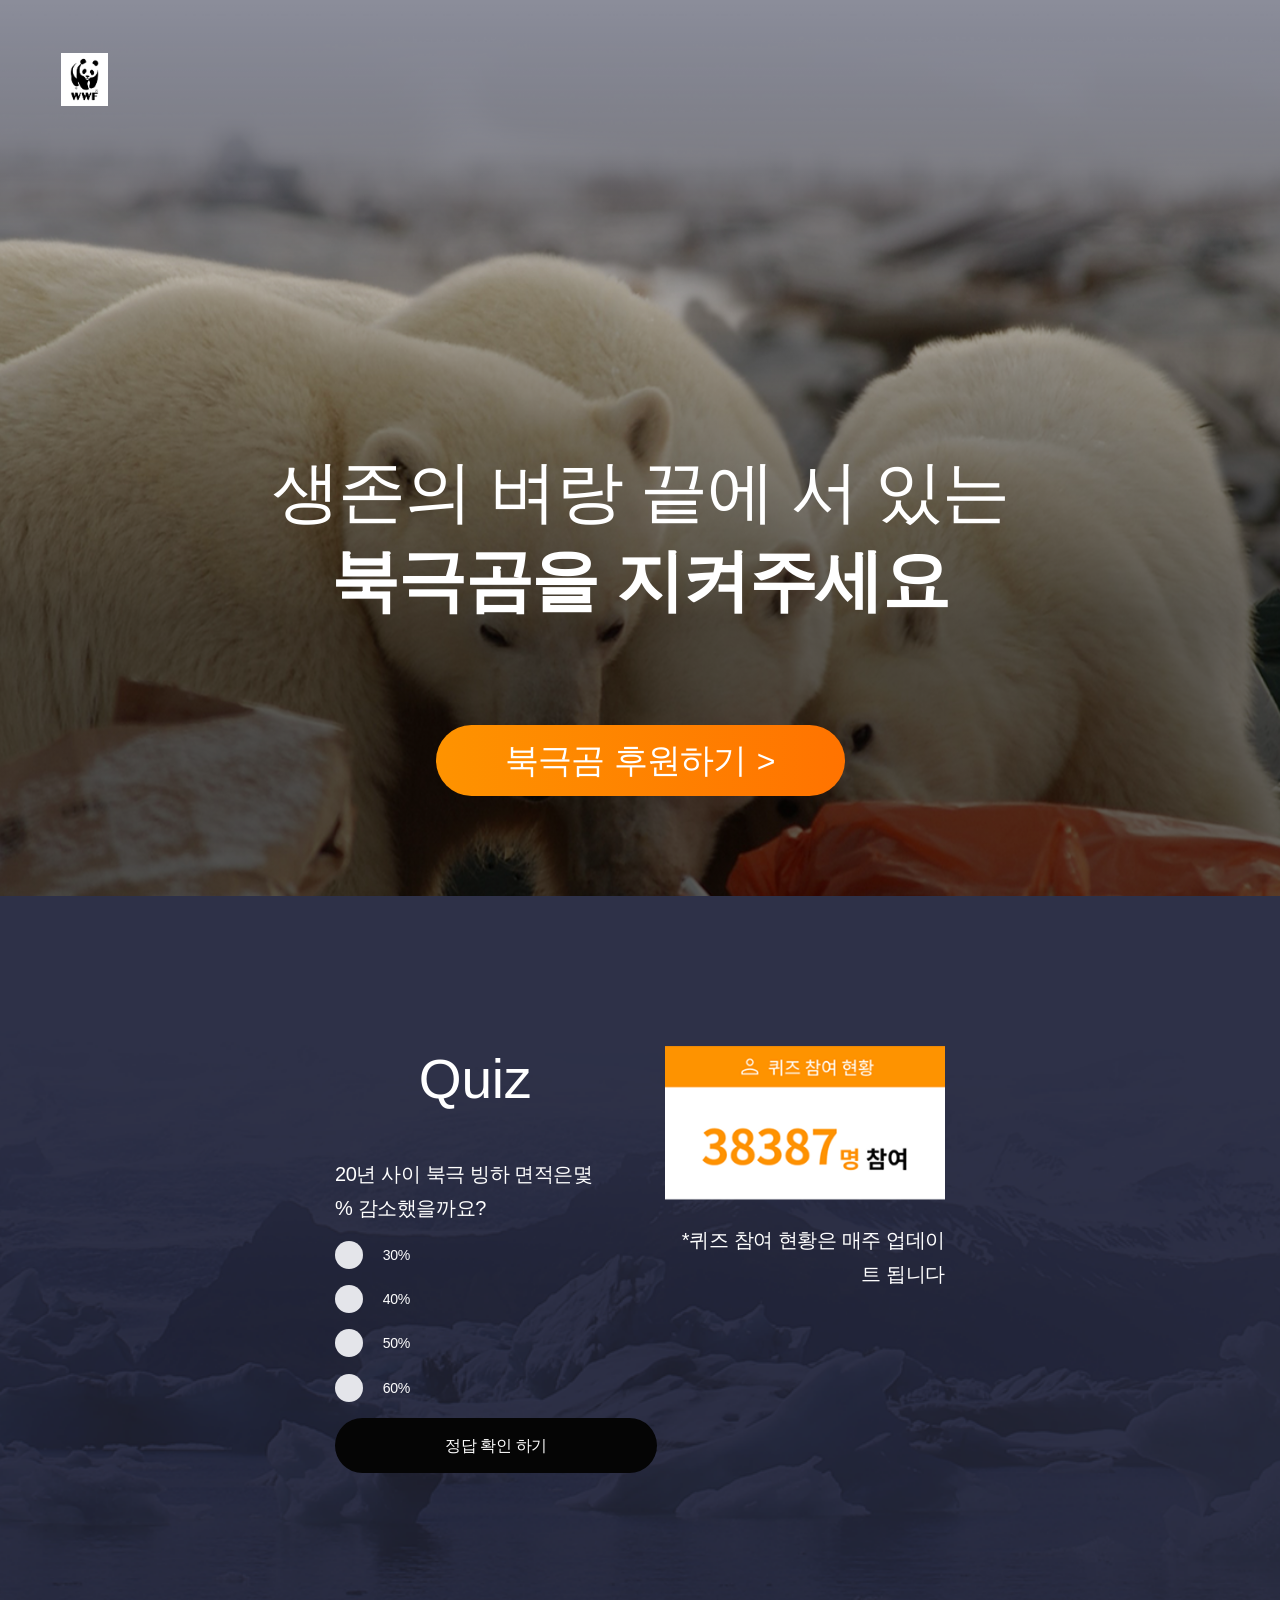
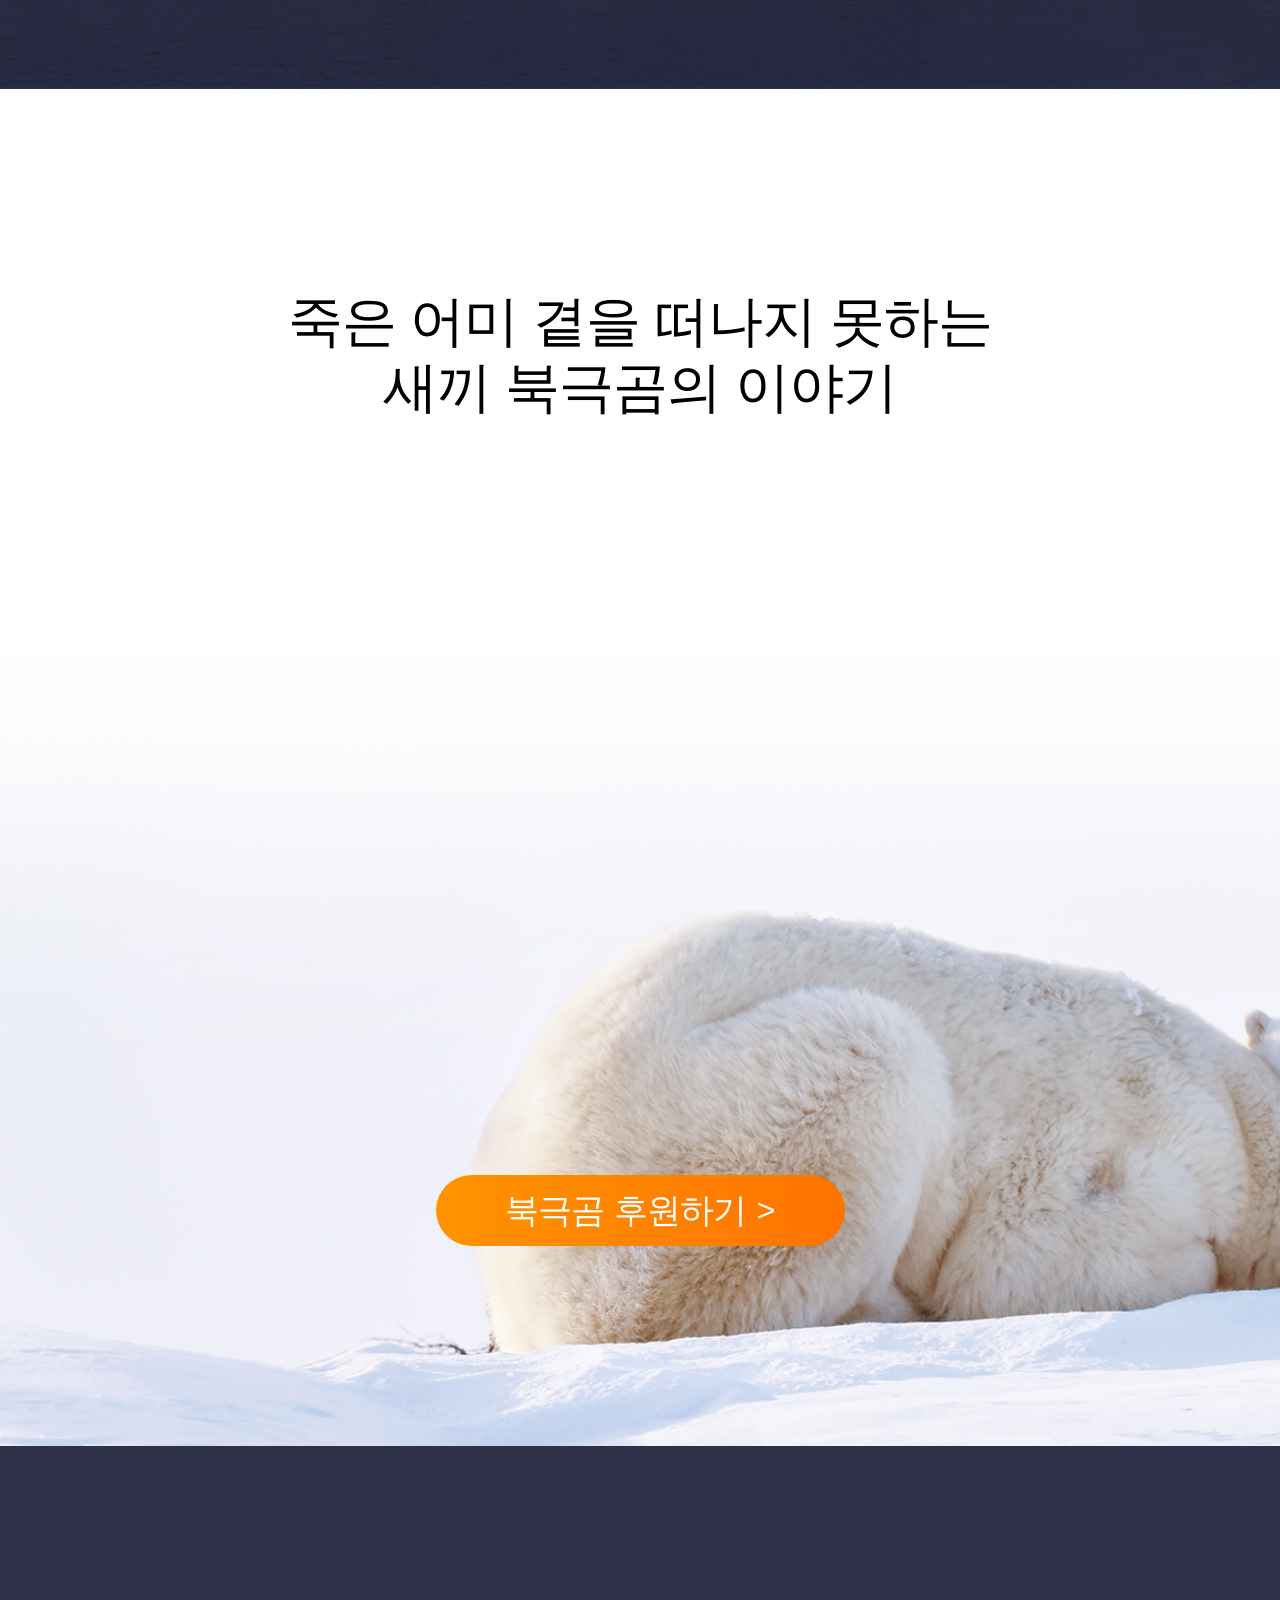
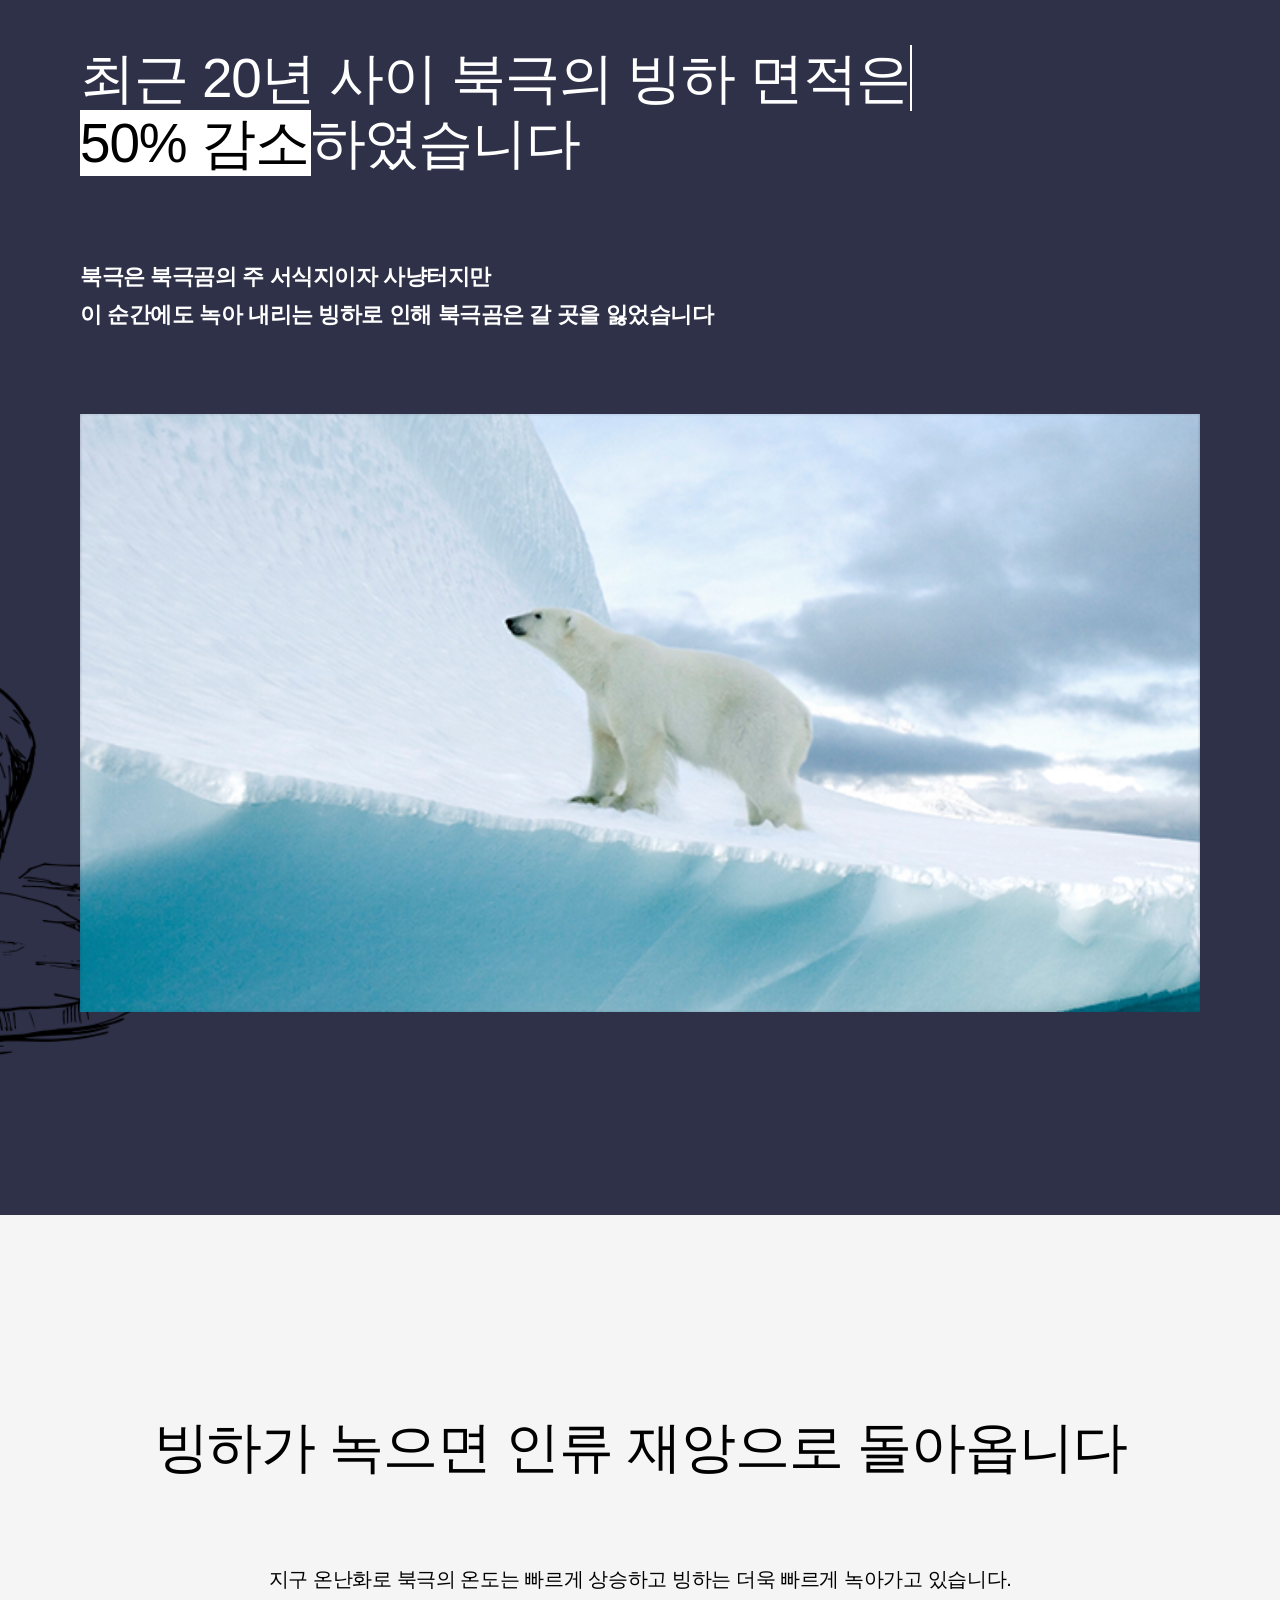
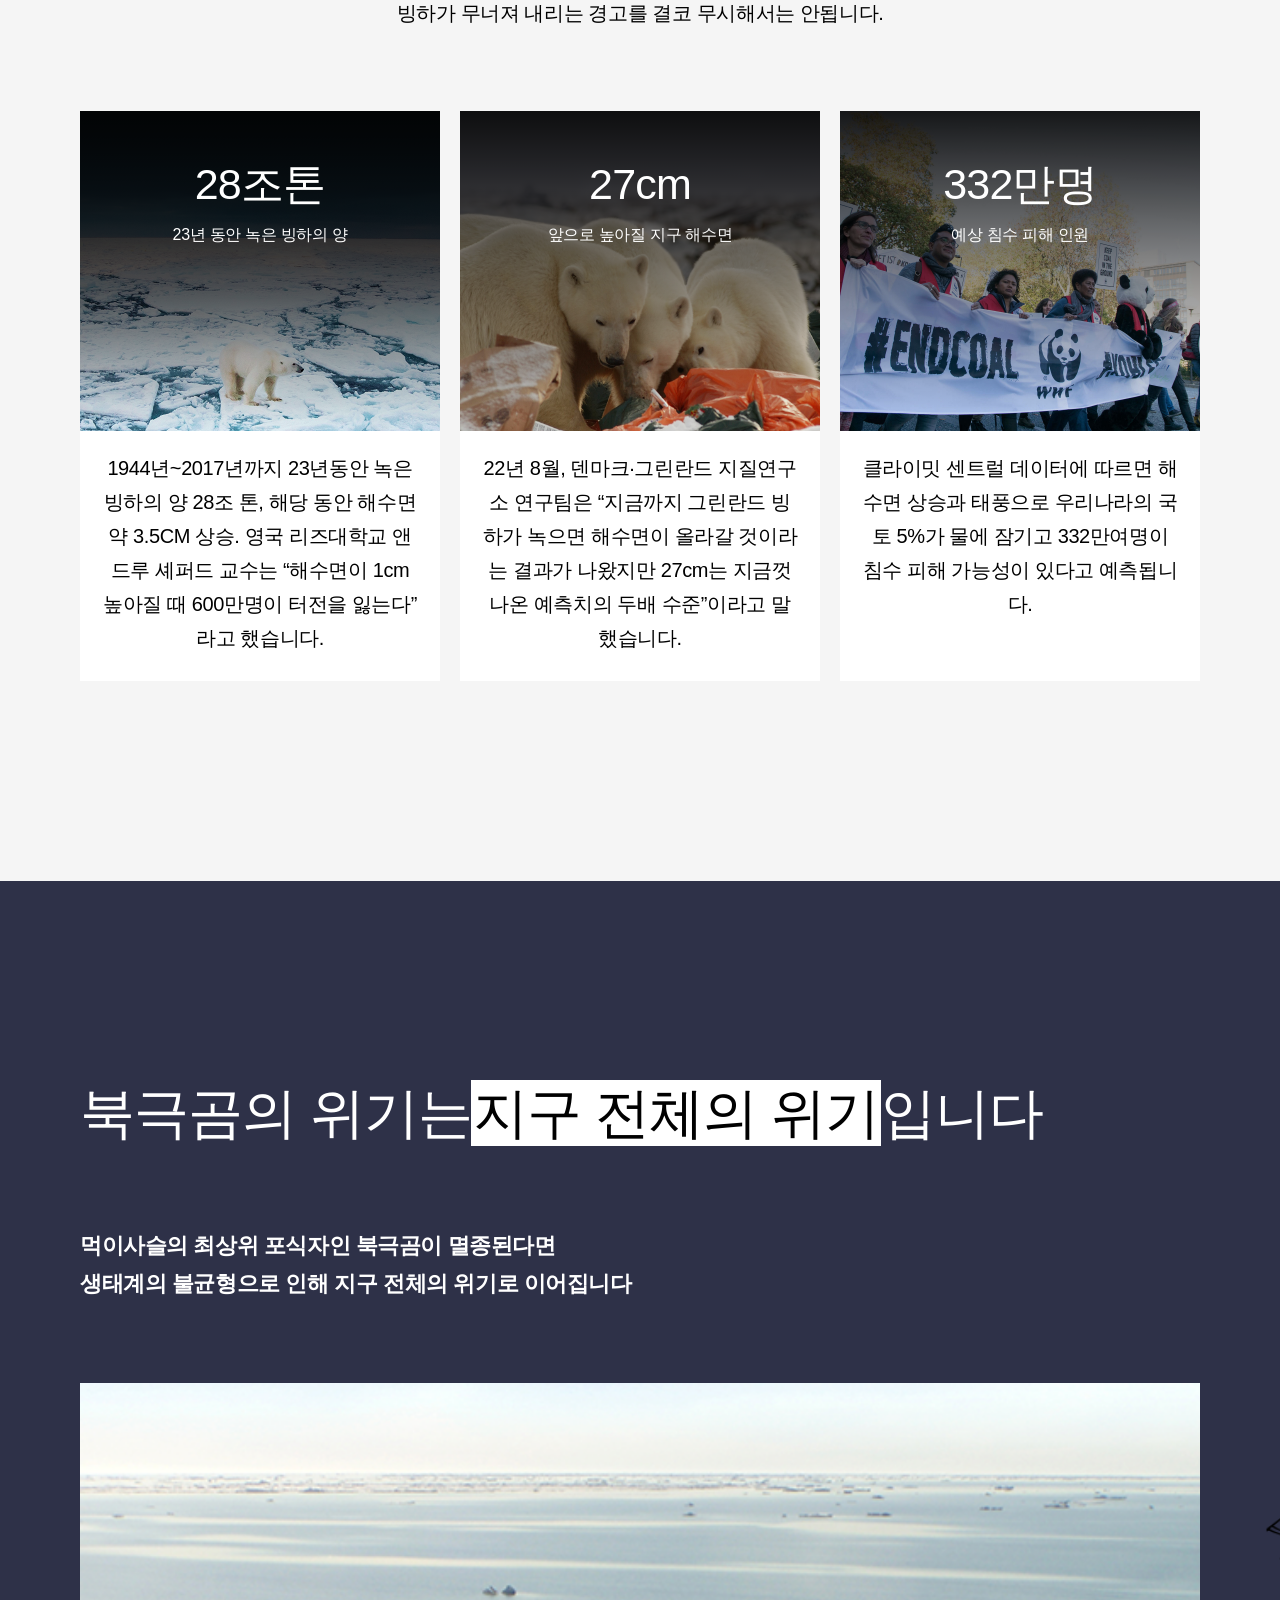
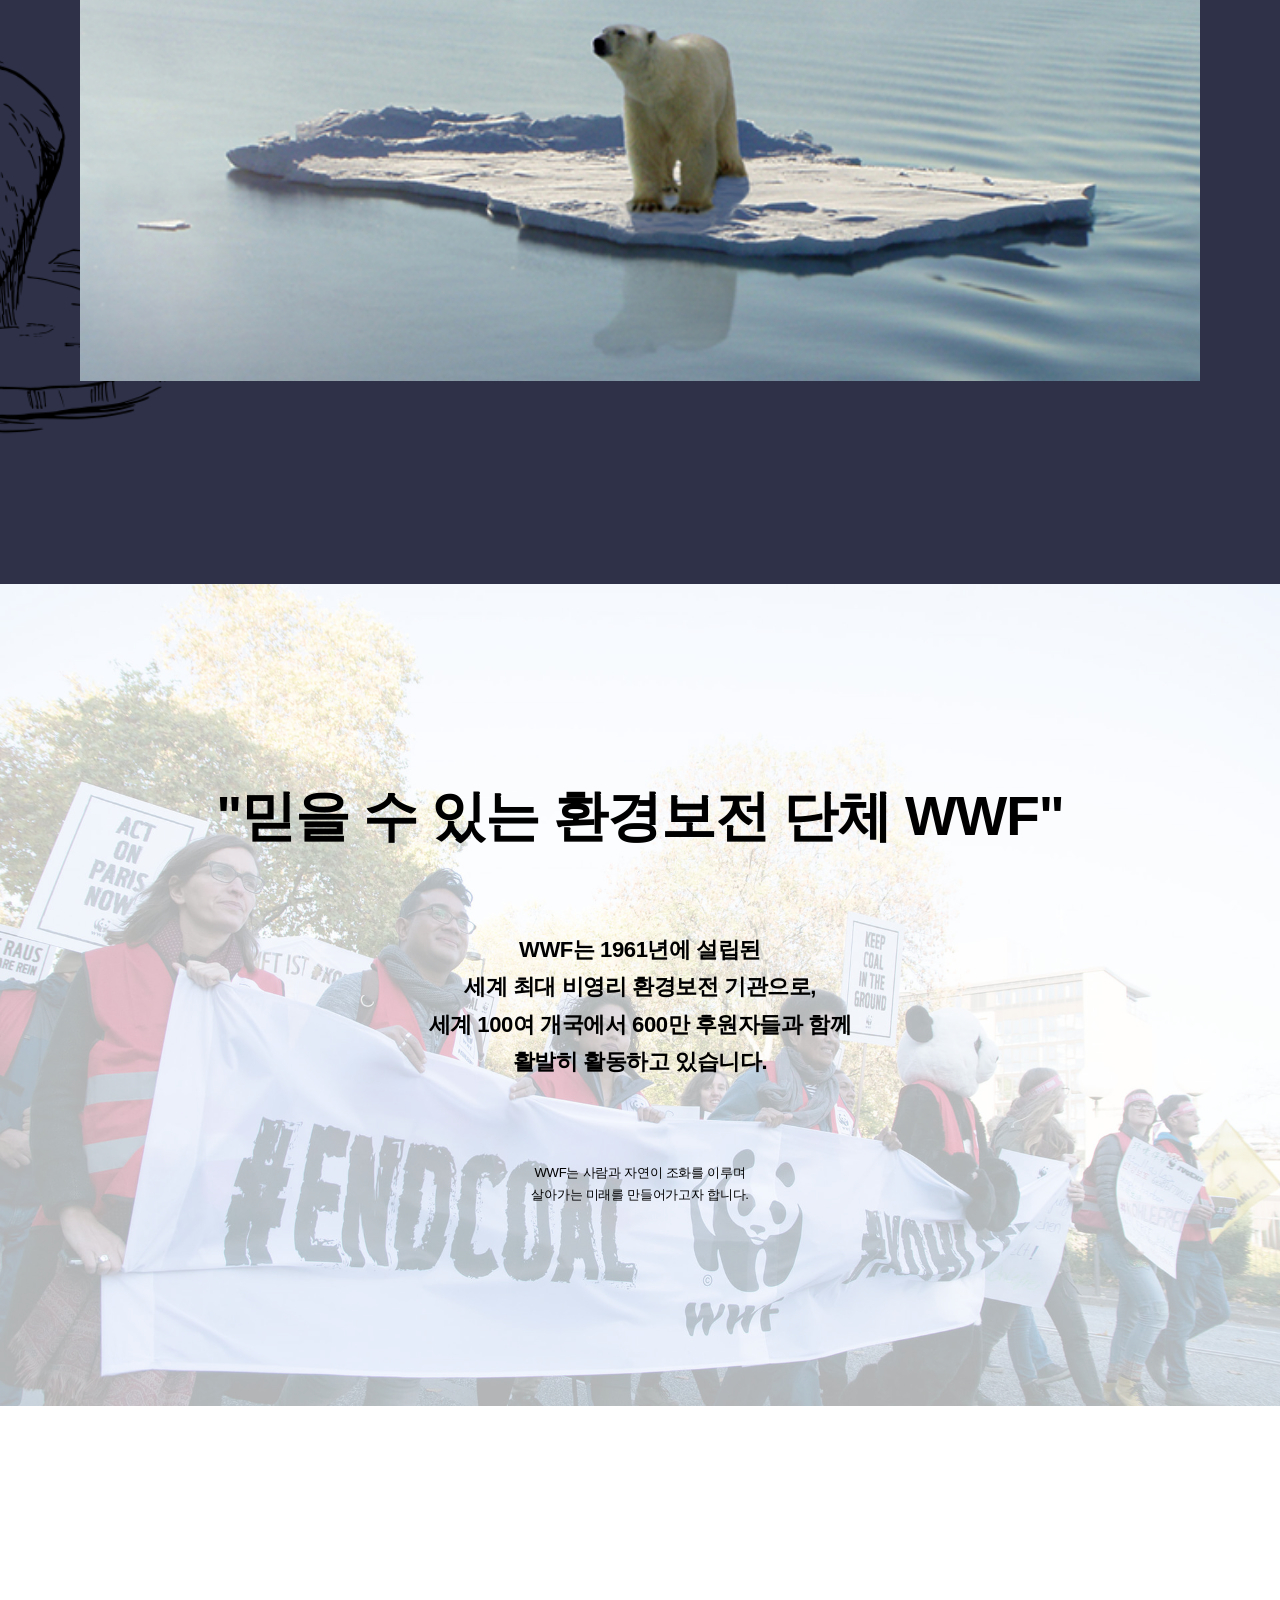
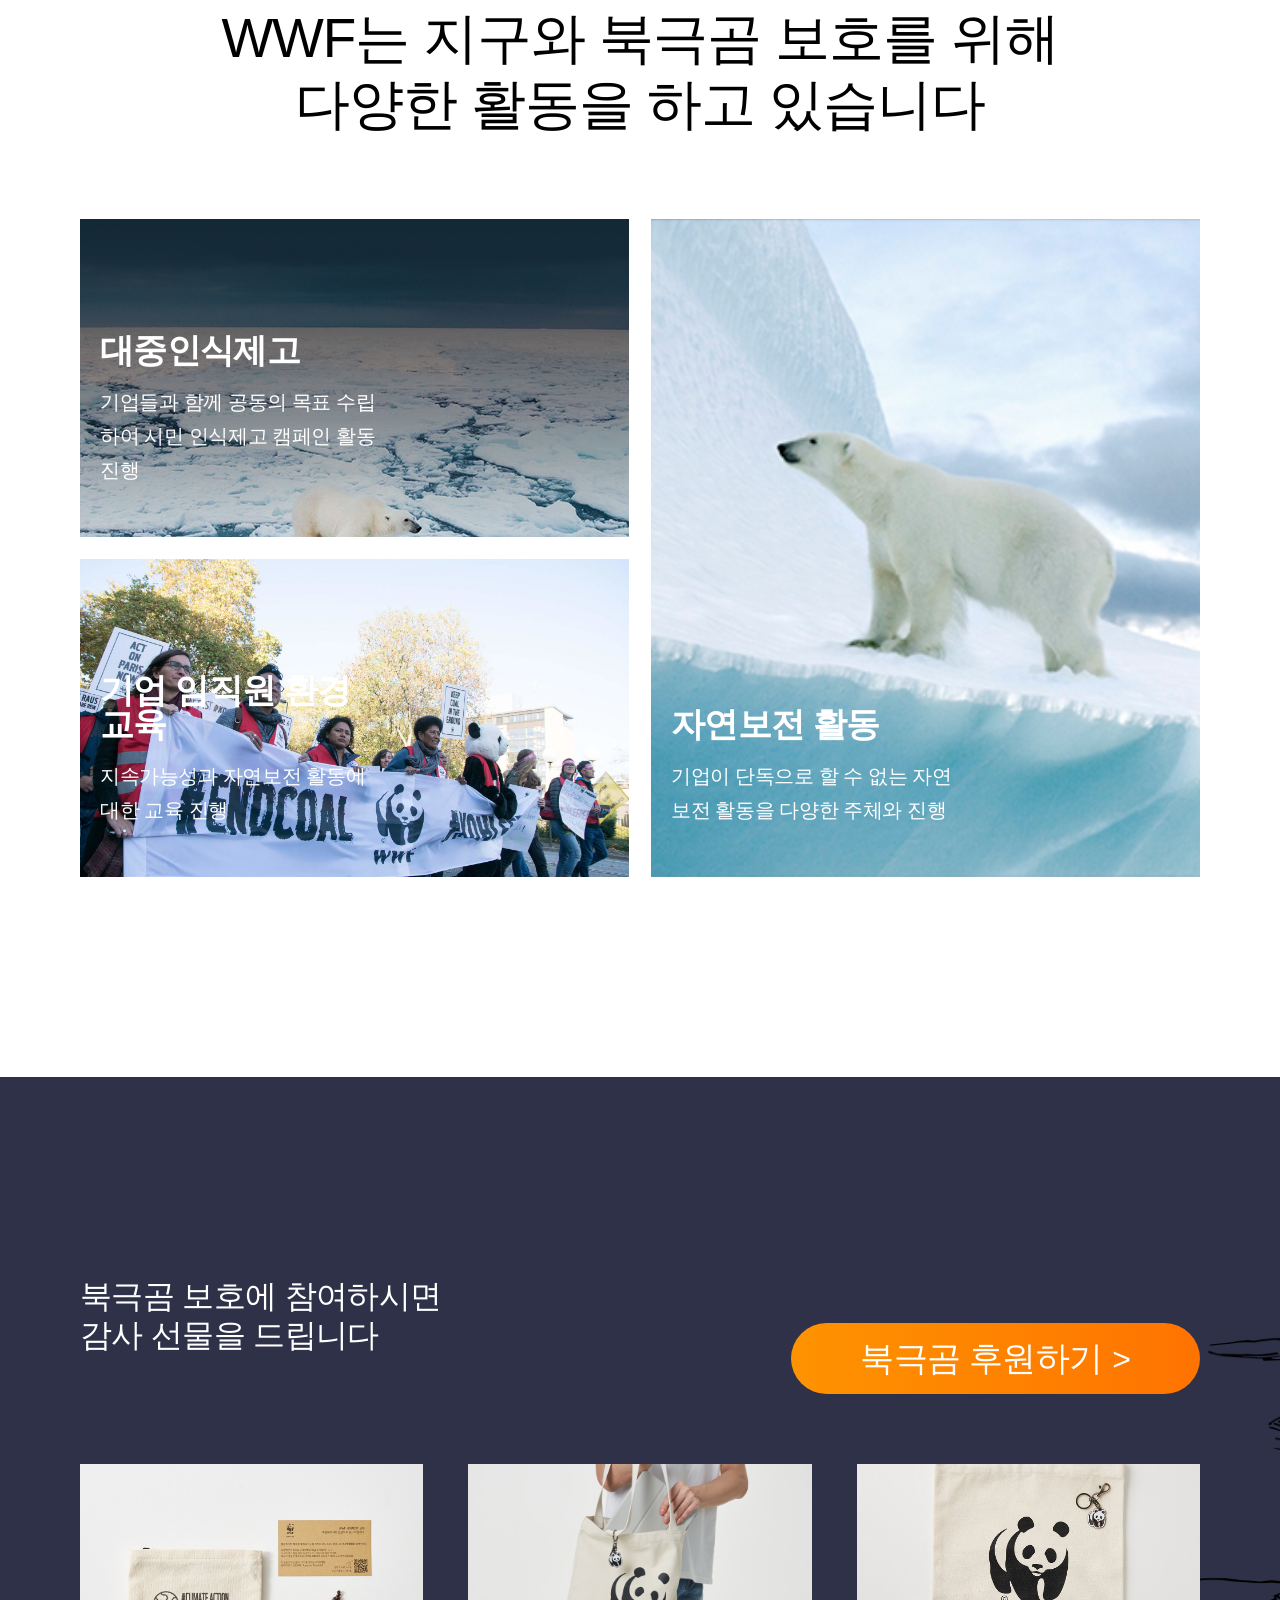
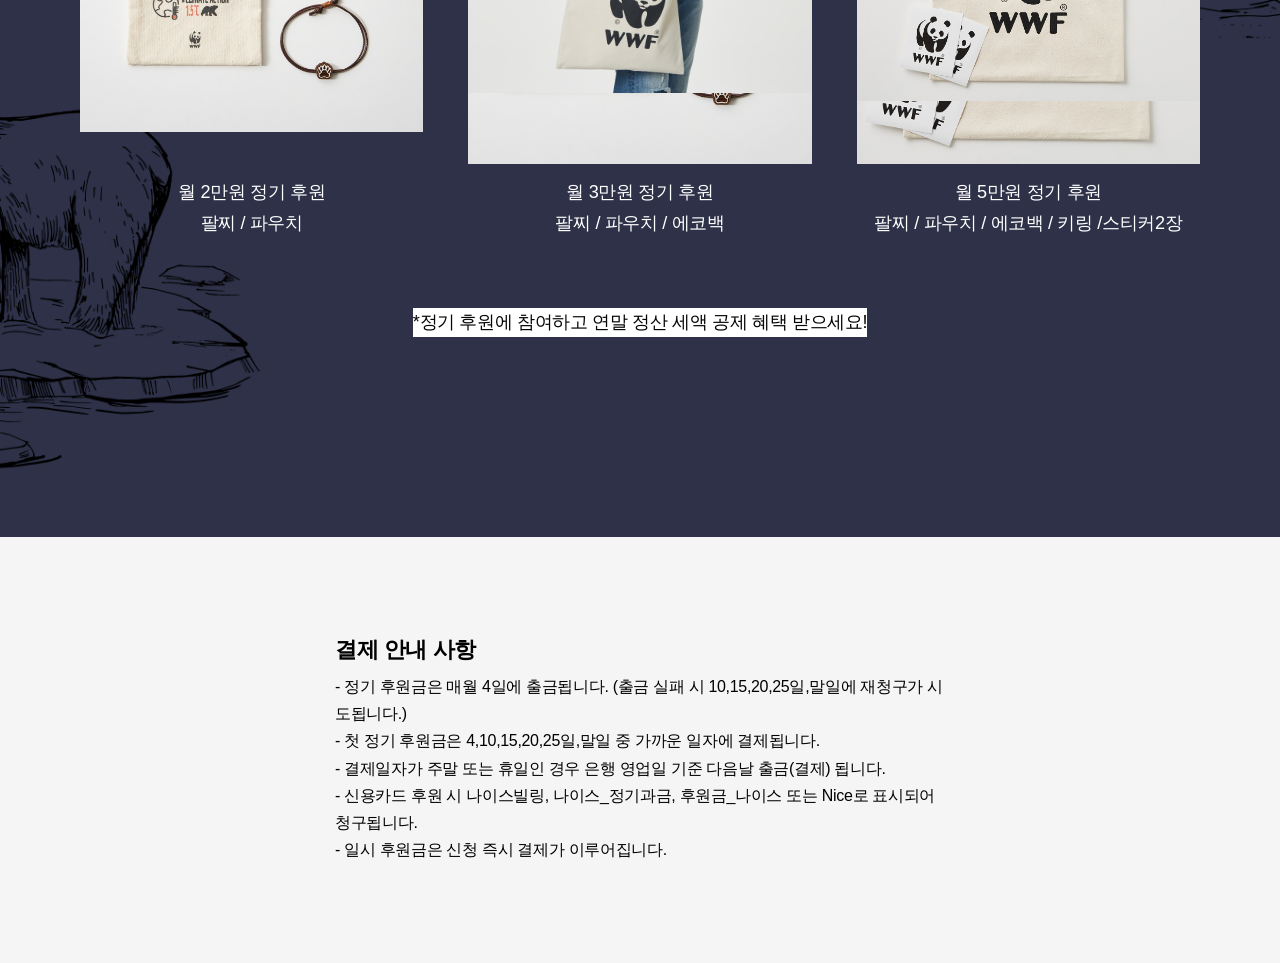
<file: index.html>
<!DOCTYPE html>
<html lang="ko">
<head>
    <meta charset="UTF-8">
    <meta name="viewport" content="width=device-width, initial-scale=1.0">
    <meta name="description" content="">
    <meta name="keywords" content="">
    <title>wwf | 북극곰 보호 캠페인</title>
    <link rel="shortcut icon" href="./images/logo.jpg" type="image/x-icon">
    <link rel="stylesheet" href="./styles/reset.css">
    <link rel="stylesheet" href="./styles/common.css">
    <link rel="stylesheet" href="./styles/index.css">
    <link rel="stylesheet" href="styles/responsive.css">
</head>
<body>
    <div id="wrap">
        <!-- 1행 캠페인 표지 -->
        <section class="container intro">
            <p class="logo"><img src="./images/logo.jpg" alt="wwf"></p>
            <h1><span>생존의 벼랑 끝에 서 있는</span><span>북극곰을 지켜주세요</span></h1>
            <a href="#" class="sponsor_btn"><em>북극곰 후원하기</em><!-- after --></a>
        </section>
        <!-- 2행 퀴즈 -->
        <div class="container quiz_bg">
            <section class="contents quiz">
                <div class="quiz_list">
                    <h1>Quiz</h1>
                    <h2><span>20년 사이 북극 빙하 면적은</span><span>몇 % 감소했을까요?</span></h2>
                    <form action="#" method="get" id="quiz_frm">
                        <ul id="quiz_container">
                            <li>
                                <input type="radio" name="percent" value="thirty" id="thirty">
                                <label for="thirty">30%</label>
                            </li>
                            <li>
                                <input type="radio" name="percent" value="fourty" id="fourty">
                                <label for="fourty">40%</label>
                            </li>
                            <li>
                                <input type="radio" name="percent" value="fifty" id="fifty">
                                <label for="fifty">50%</label> 
                            </li>
                            <li>
                                <input type="radio" name="percent" value="sixty" id="sixty">
                                <label for="sixty">60%</label>
                            </li>
                        </ul>
                    </form>
                    <button type="button" id="check_answer">정답 확인 하기</button>
                </div>
                <div class="quiz_status">
                    <img src="./images/quiz_count.png" alt="quiz_img">
                    <p>*퀴즈 참여 현황은 매주 업데이트 됩니다</p>
                </div>
                
            </section>
        </div>
        <!-- 3행 영상 -->
        <div class="container video_bg">
            <div class="contents video">
                <h1>죽은 어미 곁을 떠나지 못하는<br>새끼 북극곰의 이야기</h1>
                <iframe src="https://www.youtube.com/embed/u9V5MBqhLRc" title="기후변화를 막고 녹아내리는 북극에서 북극곰을 지켜주세요!" frameborder="0" allow="accelerometer; autoplay; clipboard-write; encrypted-media; gyroscope; picture-in-picture; web-share" referrerpolicy="strict-origin-when-cross-origin" allowfullscreen></iframe>
                <a href="#" class="sponsor_btn"><em>북극곰 후원하기</em><!-- after --></a>
            </div>
        </div>
        <!-- 4행 50감소 -->
        <div class="container reduction_bg">
            <div class="contents reduction">
                <h1>최근 20년 사이 북극의 빙하 면적은<span class="highlight"><br>50% 감소</span>하였습니다</h1>
                <p>북극은 북극곰의 주 서식지이자 사냥터지만<br>이 순간에도 녹아 내리는 빙하로 인해 북극곰은 갈 곳을 잃었습니다</p>
                <p><img src="./images/decline_50.png" alt=""></p>
            </div>
        </div>
        <!-- 5행 인류재앙 -->
        <div class="container humanity_bg">
            <div class="contents humanity">
                <h1>빙하가 녹으면 인류 재앙으로 돌아옵니다</h1>
                <p>지구 온난화로 북극의 온도는 빠르게 상승하고 빙하는 더욱 빠르게 녹아가고 있습니다.<br>빙하가 무너져 내리는 경고를 결코 무시해서는 안됩니다.</p>
                <ul class="list">
                    <li>
                        <dl>
                            <dt>28조톤</dt>
                            <dd>23년 동안 녹은 빙하의 양</dd>
                        </dl>
                        <div class="txt">
                            <p>1944년~2017년까지 23년동안 녹은 빙하의 양 28조 톤, 해당 동안 해수면 약 3.5CM 상승. 영국 리즈대학교 앤드루 셰퍼드 교수는 “해수면이 1cm 높아질 때 600만명이 터전을 잃는다” 라고 했습니다.</p>
                        </div>
                    </li>
                    <li>
                        <dl>
                            <dt>27cm</dt>
                            <dd>앞으로 높아질 지구 해수면</dd>
                        </dl>
                        <div class="txt">
                            <p>22년 8월, 덴마크·그린란드 지질연구소 연구팀은 “지금까지 그린란드 빙하가 녹으면 해수면이 올라갈 것이라는 결과가 나왔지만 27cm는 지금껏 나온 예측치의 두배 수준”이라고 말했습니다.</p>
                        </div>
                    </li>
                    <li>
                        <dl>
                            <dt>332만명</dt>
                            <dd>예상 침수 피해 인원</dd>
                        </dl>
                        <div class="txt">
                            <p>클라이밋 센트럴 데이터에 따르면 해수면 상승과 태풍으로 우리나라의 국토 5%가 물에 잠기고 332만여명이 침수 피해 가능성이 있다고 예측됩니다.</p>
                        </div>
                    </li>
                </ul>
            </div>
        </div> 
        <!-- 6행 빙하위기 -->
        <div class="container crisis_bg">
            <div class="contents crisis">
                <h1>북극곰의 위기는<span class="highlight">지구 전체의 위기</span>입니다</h1>
                <p>먹이사슬의 최상위 포식자인 북극곰이 멸종된다면<br>생태계의 불균형으로 인해 지구 전체의 위기로 이어집니다</p>
                <p><img src="./images/bg2.png" alt=""></p>
            </div>
        </div>
        <!-- 7행 WWF단체소개 -->
        <div class="container wwf_bg">
            <div class="contents wwf">
                <h1>"믿을 수 있는 환경보전 단체 WWF"</h1>
                <p> WWF는 1961년에 설립된 <br>
                    세계 최대 비영리 환경보전 기관으로, <br>
                    세계 100여 개국에서 600만 후원자들과 함께 <br>
                    활발히 활동하고 있습니다.
                </p>
                <p>WWF는 사람과 자연이 조화를 이루며<br>
                살아가는 미래를 만들어가고자 합니다.</p>
            </div>
        </div>
        <!-- 8행 활동내역-->
        <div class="container activity_bg">
            <div class="contents activity">
                <h1>WWF는 지구와 북극곰 보호를 위해<br>
                다양한 활동을 하고 있습니다</h1>
                <ul class="details">
                    <li>
                        <dl class="txt">
                            <dt>대중인식제고</dt>
                            <dd>기업들과 함께 공동의 목표 수립하여
                            시민 인식제고 캠페인 활동 진행</dd>
                        </dl>
                    </li>
                    <li>
                        <dl class="txt">
                            <dt>기업 임직원 환경 교육</dt>
                            <dd>지속가능성과 자연보전 활동에 대한
                            교육 진행</dd>
                        </dl>
                    </li>
                    <li>
                        <dl class="txt">
                            <dt>자연보전 활동</dt>
                            <dd> 기업이 단독으로 할 수 없는
                            자연보전 활동을 다양한 주체와 진행</dd>
                        </dl>
                    </li>
                </ul>
            </div>
        </div>
        <!-- 9행 선물정보 -->
        <div class="container regular_bg">
            <div class="contents regular">
                <div class="donation_txt">
                    <h2>북극곰 보호에 참여하시면<br>감사 선물을 드립니다</h2>
                    <a href="#" class="sponsor_btn"><em>북극곰 후원하기</em><!-- after --></a>
                </div>
                <ul class="donation_list">
                    <li>
                        <p class="photo"><img src="./images/freebie2.jpg" alt="wrist"></p>
                        <h3>월 2만원 정기 후원<br>팔찌 / 파우치</h3>
                    </li>
                    <li>
                        <p class="photo"><img src="./images/freebie1.jpg" alt="ecobag"></p>
                        <h3>월 3만원 정기 후원<br>팔찌 / 파우치 / 에코백</h3>
                    </li>
                    <li>
                        <p class="photo"><img src="./images/freebie3.jpg" alt="stickers"></p>
                        <h3>월 5만원 정기 후원<br>팔찌 / 파우치 / 에코백 / 키링 /스티커2장</h3>
                    </li>
                </ul>
                <p class="info">*정기 후원에 참여하고 연말 정산 세액 공제 혜택 받으세요!</p>
            </div>
        </div>
        <!-- 10행 안내 -->
        <div class="container guides_bg">
            <div class="contents guides">
                <h2>결제 안내 사항</h2>
                <ul>
                    <li>- 정기 후원금은 매월 4일에 출금됩니다. (출금 실패 시 10,15,20,25일,말일에 재청구가 시도됩니다.)</li>
                    <li>- 첫 정기 후원금은 4,10,15,20,25일,말일 중 가까운 일자에 결제됩니다.</li>
                    <li>- 결제일자가 주말 또는 휴일인 경우 은행 영업일 기준 다음날 출금(결제) 됩니다.</li>
                    <li>- 신용카드 후원 시 나이스빌링, 나이스_정기과금, 후원금_나이스 또는 Nice로 표시되어 청구됩니다.</li>
                    <li>- 일시 후원금은 신청 즉시 결제가 이루어집니다.</li>
                </ul>
            </div>
        </div>
    </div>
</body>
</html>
</file>
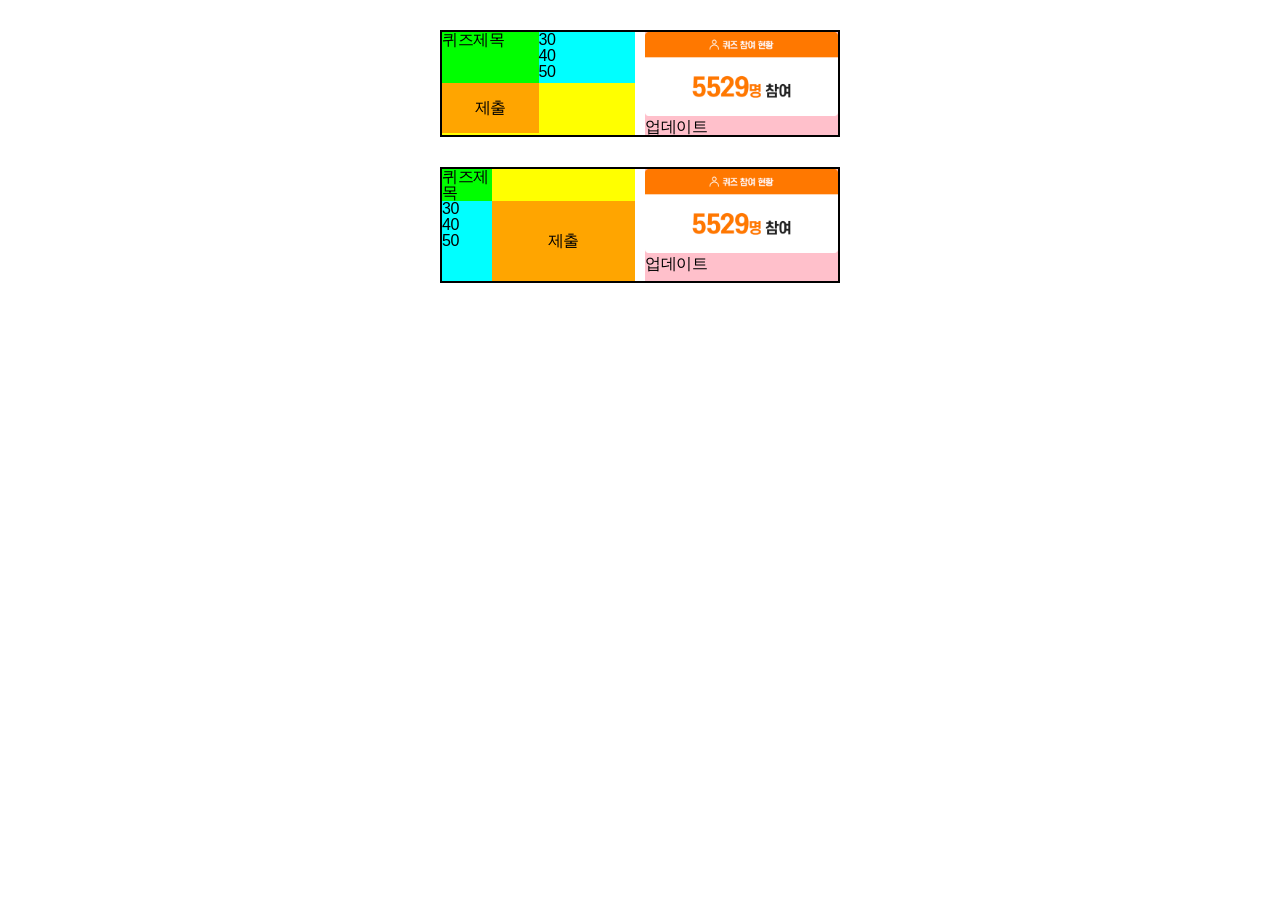
<file: flex_grid.html>
<!DOCTYPE html>
<html lang="ko">
<head>
    <meta charset="UTF-8">
    <meta name="viewport" content="width=device-width, initial-scale=1.0">
    <meta name="description" content="">
    <meta name="keywords" content="">
    <title>flex_grid 비교연습용</title>
    <link rel="stylesheet" href="./styles/reset.css">
    <style>
        /* 내부스타일시트 작성위치 */ 
        /* 공통 */
        .contents {
            width: 400px; margin: 30px auto;
            border: 2px solid black;
        }
        .contents img {width: 100%;}
        .contents .quiz {background: yellow;}
        .contents .info {background: pink;}
        /* flex */
        .flex {
            display: flex; /* quiz + info 정렬위한준비 */
            gap: 10px;
        }
        .flex .quiz {
            flex: 2;/* width: 50%; */
            display: flex;
            flex-flow: row wrap;
        }
        .flex .info {
            flex: 2;/* width: 50%; */
        }
        .flex .quiz > * {width: 50%;}
        .flex .quiz h2 {background: lime; }
        .flex .quiz ol {background: aqua; }
        .flex .quiz #btn {background: orange; height: 50px;}
        /* grid */
        .grid {
            display: grid; /* quiz + info 정렬위한준비 */
            grid-template-columns: 1fr 1fr; 
            /* grid-template-rows: 100px 200px; */
            gap: 10px;
        }
        .grid .quiz {
            display: grid; /* h2+ol+btn 정렬위한 부모명령 */
            /* grid-template-columns: 1fr 1fr;
            grid-template-rows: 1fr 50px; */
            grid-template-areas:
                'title .'
                'list btn';
            grid-template-columns: 50px 1fr;
            grid-template-rows: 1fr 80px;
        }
        .grid .quiz h2 {grid-area:title; background: lime;}
        .grid .quiz ol {grid-area:list; background: aqua;}
        .grid .quiz #btn {grid-area:btn; background: orange;}
        .grid .info {}
        /* 
        정렬 자식이 2개 이상이고 한 방향(수평, 수직)으로만 정렬 -> flex + grid
        정렬 자식이 3개 이상이고 반응형 기기에 따라 재배열 자유 -> grid
        */
    </style>
</head>
<body>
    <div class="contents flex">
        <div class="quiz">
            <h2>퀴즈제목</h2>
            <ol>
                <li>30</li>
                <li>40</li>
                <li>50</li>
            </ol>
            <button type="button" id="btn">제출</button>
        </div>
        <div class="info">
            <img src="./images/quiz_contents.png" alt="">
            <p>업데이트</p>
        </div>
    </div>
    <div class="contents grid">
        <div class="quiz">
            <h2>퀴즈제목</h2>
            <ol>
                <li>30</li>
                <li>40</li>
                <li>50</li>
            </ol>
            <button type="button" id="btn">제출</button>
        </div>
        <div class="info">
            <img src="./images/quiz_contents.png" alt="">
            <p>업데이트</p>
        </div>
    </div>
</body>
</html>
</file>
<file: styles/common.css>
/* 공통 common.css */
#wrap {}
#wrap * {
    transition:all 0.3s;
}
#wrap .container {
    min-width:320px;
    background-position: center; background-size: cover;
    padding: 70px 15px;
}
#wrap .container .contents {max-width: 1250px; margin: 0 auto;}
#wrap .container .contents h1 {
    font-size: 1.38rem;
    font-weight: 500;
    line-height: 1.2;
    margin: 0 0 40px;
}
#wrap .container .contents h1 .highlight {
    background-color: #fff;
    color: black;
    font-weight: 500;
    padding: 2px;
}
#wrap .container .contents h1+p {
    margin:0 0 22px;
    font-size: 0.81rem;
    font-weight: 500;
    line-height: 1.7;
}
/* mobile design - .sponser_btn */
#wrap .container .sponsor_btn {
    width: 164px; height: 41px; display: block; margin: 0 auto;
    background: linear-gradient(90deg, #FE9300, #FF7300);
    border-radius: 37.5px;
    display: flex; flex-flow: row nowrap;
    justify-content: center; align-items: center;
    gap: 10px;
}
#wrap .container .sponsor_btn::after {
    content:'>'; display: block; color: white; font-size: 0.75rem;
}
#wrap .container .sponsor_btn em {
    color: white; font-weight: 500;
}
</file>
<file: styles/index.css>
/* ================================= 1행 캠페인 표지(m)*/
#wrap .intro {
    /* 북극곰배경 bg1.png */
    background-image: url(../images/warming_27cm.png);
    background-position: center, bottom;
    background-size: auto 130%;
    position: relative; z-index: 50;
    padding: 100px 15px;
}
#wrap .intro > * {position:relative; z-index: 52;}
#wrap .intro::after {
    /* 북극곰배경 위에 깔리는 반투명한 검은색배경 rgba() */
    content:''; display: block;
    background: linear-gradient(transparent, #000 69%);
    opacity: 0.6;
    width: 100%; height: 100%;
    z-index:51;
    position: absolute; left: 0; top: 0;
}
#wrap .container .logo {
    position: absolute;
    width: 24px;
    top: 21px; left: 15px;
} /* w,h 중 한가지값만 작성(나머지는 자동비율조정) */
#wrap .intro .logo img {width:100%}
#wrap .intro span {
    font-size: 1.875rem;
    color: white;
    line-height: 1.3;
    font-weight: 500;
    display: block;
}
#wrap .intro h1 {
    text-align: center; margin: 0 0 50px;
}
#wrap .intro h1 span {

}
#wrap .intro span:nth-child(2) {}
#wrap .intro .sponsor_btn {}
/* ============================2행 퀴즈 */
#wrap .quiz_bg {
    background-image: url(../images/quiz_bg.png);
    padding: 70px;
}
#wrap .quiz_bg .quiz {
    display: flex;
    flex-flow: column nowrap;/* t, d column -> row */
    gap: 50px;
}
#wrap .quiz_bg .quiz .quiz_list > * {
    margin: 0 0 16px;
}
/* #wrap .quiz_bg .quiz .quiz_list > * {margin: 0 0 16px;} */
#wrap .quiz_bg .quiz .quiz_list h1 {
    color: #fff;
    font-size: 1.5rem; ; line-height: 1.2; 
    letter-spacing: -0.01rem; font-weight: 500;
    font-family: 'Noto Sans KR', sans-serif; /* 단독글꼴일경우 */
}
#wrap .quiz_bg .quiz .quiz_list h2 {}
#wrap .quiz_bg .quiz .quiz_list h2 span {
    color: #fff;
    display: block;
    line-height:1.7;
    /* font-family: "notosans"; */
}
#wrap .quiz_bg .quiz .quiz_list #quiz_frm {
    margin: 0;
}
#wrap .quiz_bg .quiz .quiz_list #quiz_frm #quiz_container {
    margin: 0 0 16px;
}
#wrap .quiz_bg .quiz .quiz_list #quiz_frm #quiz_container li{
    margin: 0 0 16px; position: relative;
}
#wrap .quiz_bg .quiz .quiz_list #quiz_frm #quiz_container li #thirty {
}
#wrap .quiz_bg .quiz .quiz_list #check_answer {
    background-color: #050505;
    border-radius: 50px;
    color: #fff;
    width: 100%;
    padding: 10px;
    line-height: 1.7;
    margin-bottom: 50px; 
}
#wrap .quiz_bg .quiz .quiz_list #quiz_frm #quiz_container li:last-child {margin: 0;}
#wrap .quiz_bg .quiz .quiz_list #quiz_frm #quiz_container li input {display: none;}
#wrap .quiz_bg .quiz .quiz_list #quiz_frm #quiz_container li input:checked + label {
    background-image: url(../images/chk_on.svg);
}
#wrap .quiz_bg .quiz .quiz_list #quiz_frm #quiz_container li label {
    color:#ffffff; font-size: 0.88rem; background-image: url(../images/chk_off.svg);
    background-size:16px; background-repeat: no-repeat; padding-left: 47.75px ;
    background-position: left center;
}
#wrap .quiz_bg .quiz .quiz_list #quiz_frm #quiz_container li:hover::after {
    content:''; display: block; position: absolute; left: 0; bottom: -10px; width: 100%;
    height: 2px; background:linear-gradient(90 deg #fff,#000 );
}
#wrap .quiz_bg .quiz .quiz_list #quiz_frm #quiz_container li:hover label {
    color: aquamarine;
}
#wrap .quiz_bg .quiz .quiz_list #check_answer:hover {
    background-color: rgb(70, 146, 146);
}
#wrap .quiz_bg .quiz .quiz_status {}
#wrap .quiz_bg .quiz .quiz_list #quiz_frm #check_answer {
    width: 100%; padding: 10px; color: #fff; line-height: 1.7; background-color: #000;
    padding: 10px; border-radius: 50px; width: 100%; transition: background-color 0.3s;
}

#wrap .quiz_bg .quiz .quiz_status img {width:100%;}
#wrap .quiz_bg .quiz .quiz_status p {color: #fff; font-size: 1.25rem; margin: 20px 0 0; line-height: 1.7;}
/* ==============================================3 */
#wrap .video_bg {
    background-image: url(../images/video_bg.png);
    padding: 50px 15px;
}
#wrap .video_bg .video h1 {text-align: center;}
#wrap .video_bg .video iframe {width: 100%; height: 231px; margin: 0 0 70px;}
/* ==============================================4 */
#wrap .reduction_bg {
    background-image: url(../images/decline_50_bg.png);
}
#wrap .reduction_bg .reduction h1 {color: #fff;}
#wrap .reduction_bg .reduction h1+p {color: #fff;}
#wrap .reduction_bg .reduction p img {width: 100%;}
/* ==============================================5 */
#wrap .humanity_bg {
    background-color: #f5f5f5;
}
#wrap .humanity_bg .humanity h1 {text-align: center;}
#wrap .humanity_bg .humanity h1+p {text-align: center;}
#wrap .humanity_bg .humanity .list {
    display: flex;
    flex-flow: column nowrap;
    gap: 20px;
    /* display: grid; grid-template-rows: 1fr 1fr 1fr; */
}
#wrap .humanity_bg .humanity .list li {}
#wrap .humanity_bg .humanity .list li:nth-child(3) {}
#wrap .humanity_bg .humanity .list li dl {background-size: cover; background-position: center; position: relative;
    text-align: center; padding: 48px 0;}
#wrap .humanity_bg .humanity .list li dl * {color: #fff; position: relative; z-index: 10;}
#wrap .humanity_bg .humanity .list li:nth-child(1) dl {
    background-image: url(../images/warming_28t.png);
}
#wrap .humanity_bg .humanity .list li:nth-child(2) dl {
    background-image: url(../images/warming_27cm.png);
}
#wrap .humanity_bg .humanity .list li:nth-child(3) dl {
    background-image: url(../images/protest_3mil.jpg);
}
#wrap .humanity_bg .humanity .list li dl::before {
    content: ''; display: block; width:100%; height:100%;
    position: absolute; left:0; top:0; z-index:9 ; background:linear-gradient(rgba(0,0,0,0.9), transparent) ;
}
#wrap .humanity_bg .humanity .list li dl dt {
    font-size: 1.38rem;
    margin: 0 0 11px;
    line-height: 1.2;
    font-weight: 400;
}
#wrap .humanity_bg .humanity .list li dl dd {
    line-height: 1.7;
}
#wrap .humanity_bg .humanity .list li .txt {
    padding: 20px; background-color: #fff;
}
#wrap .humanity_bg .humanity .list li .txt p {
    font-size: 0.813rem;
    line-height: 1.7;
    text-align: center;
}
/* ==============================================6 */
#wrap .crisis_bg {
    background-image: url(../images/decline_50_bg.png);
}
#wrap .crisis_bg .crisis h1 {color: #fff;}
#wrap .crisis_bg .crisis h1+p {color: #fff;} 
#wrap .crisis_bg .crisis p img {width: 100%;}
/* ===========================================7 */
#wrap .wwf_bg {
    background-image: url(../images/protest_3mil.jpg);
    position: relative;
}
#wrap .wwf_bg::before {position: absolute; content: ''; display: block;
    width:100%; height: 100%; left: 0; top: 0; z-index: 9;
    background: rgba(255, 255, 255, 0.7);

}
#wrap .wwf_bg .wwf {
    position: relative; z-index: 10; text-align: center;
}
#wrap .wwf_bg .wwf h1 {
    font-size: 1.875rem; font-weight: 600;
}
#wrap .wwf_bg .wwf p:nth-child(1) {}
#wrap .wwf_bg .wwf p:nth-child(2) {}
#wrap .wwf_bg .wwf p {line-height: 1.7; font-size: 0.82rem;}
#wrap .wwf_bg .wwf h1,
#wrap .wwf_bg .wwf p:nth-child(1),
#wrap .wwf_bg .wwf p:nth-child(2) {
}
/* -------------------------------------------8행 */
#wrap .activity_bg {padding: 70px 15px;}
#wrap .activity_bg .activity {}
#wrap .activity_bg .activity h1 {text-align: center; line-height: 1.2; font-size: 1.375rem; font-weight: 500;} 
#wrap .activity_bg .activity .details {
    display: grid; 
    grid-template-areas: 
    'public'
    'corporation'
    'nature';
    gap: 22px;
}
#wrap .activity_bg .activity .details li {
    background-position: center;
    background-size: cover;
    padding-top: 94px;
}
#wrap .activity_bg .activity .details li:nth-child(1) {
    grid-area: public; /* 대중-grid 2차원 정렬을 위한 자식 이름 짓기(대중) */
    background-image: url(../images/warming_28t.png);
}
#wrap .activity_bg .activity .details li:nth-child(2) {
    grid-area: corporation;/* 기업 */
    background-image: url(../images/protest_3mil.jpg);
}
#wrap .activity_bg .activity .details li:nth-child(3) {
    grid-area: nature;/* 자연 */
    background-image: url(../images/decline_50.png);
}
#wrap .activity_bg .activity .details li .txt {
    padding: 20px;
    background: linear-gradient(rgba(0, 0, 0, 0.452));
}
#wrap .activity_bg .activity .details li .txt * {color: #fff;}
#wrap .activity_bg .activity .details .txt dt {font-size: 1.375rem; margin: 0 0 18px;}
#wrap .activity_bg .activity .details .txt dd {font-size: 0.813rem; line-height: 1.7;}
/* =====================================9행 감사선물 */
#wrap .regular_bg {background-image: url(../images/decline_50_bg.png);}
#wrap .regular_bg .regular {text-align: center;}
#wrap .regular_bg .regular .donation_txt {display: flex; flex-flow: column nowrap;}
#wrap .regular_bg .regular .donation_txt h2 {margin: 0 0 40px; text-align: left; color: #fff;
    font-size: 1.38rem;
    font-weight: 500;
    line-height: 1.2;}
#wrap .regular_bg .regular .donation_txt .sponsor_btn {margin: 0;}
#wrap .regular_bg .regular .donation_txt .sponsor_btn em {}
#wrap .regular_bg .regular .donation_list {
    display: grid; gap: 20px;
    grid-template-areas: 
        'sponser2'
        'sponser3'
        'sponser5';
    margin: 40px 0;
}
#wrap .regular_bg .regular .donation_list li {}
#wrap .regular_bg .regular .donation_list li:nth-child(1) {grid-area: sponser2;}
#wrap .regular_bg .regular .donation_list li:nth-child(2) {grid-area: sponser3;}
#wrap .regular_bg .regular .donation_list li:nth-child(3) {grid-area: sponser5;}
#wrap .regular_bg .regular .donation_list li:nth-child(2) .photo {background-image: url(../images/freebie2.jpg);}
#wrap .regular_bg .regular .donation_list li:nth-child(3) .photo {background-image: url(../images/freebie3.jpg);}
#wrap .regular_bg .regular .donation_list li .photo {
    height: 150px; overflow: hidden;
    background-position: center; background-size: cover;
}
#wrap .regular_bg .regular .donation_list li .photo img {width: 100%; transform: translateY(-110px);}/* 1열 */
#wrap .regular_bg .regular .donation_list li h3 {margin-top: 13px;}
#wrap .regular_bg .regular .donation_list li h3+p {}
#wrap .regular_bg .regular .donation_list li h3,
#wrap .regular_bg .regular .donation_list li h3+p {text-align: center; color: #fff; line-height: 1.7;}
#wrap .regular_bg .regular .info {
    background-color: #fff; color: #050505;
    display: inline-block; padding: 5px 0;
}
/* ======================================10행 결제안내 */
#wrap .guides_bg {background-color: #f5f5f5;} 
#wrap .guides_bg .guides {}
#wrap .guides_bg .guides h2 {font-size: 1.375rem; font-weight: 600; padding-bottom: 10px; line-height: 1.2;}
#wrap .guides_bg .guides ul li {line-height:1.7;}
</file>
<file: styles/responsive.css>
/* 반응형 조건 responsive */
/* m(320~) -> t(1024~) -> d(1250~) */
@media screen and (min-width:550px) {
    /* ------------------------------2행 퀴즈 */
    #wrap .quiz_bg .quiz {
        flex-flow:row nowrap;}/* t, d column -> row */
    #wrap .quiz_bg .quiz > * {flex: 1;}
    }

@media screen and (min-width:860px) {
    #wrap .intro {padding:300px 0 100px;}
    /* ---------------------------3행~6행 공통 */
    #wrap .container {padding: 200px 80px;}
    #wrap .container .contents h1 {font-size: 2.5rem; margin: 0 0 40px;}
    #wrap .container .contents h1+p {font-size: 1.38rem; font-weight: 600; margin: 0 0 40px;}
    /* ----------------------------3행 */
    #wrap .video_bg .video h1 {margin:0 0 70px;}
    #wrap .video_bg .video iframe {height: 484px;}
    /* ---------------------------5행 */
    #wrap .humanity_bg .humanity h1+p {font-size: 1rem; font-weight: 400;}
    #wrap .humanity_bg .humanity .list {flex-flow: row nowrap;}
    #wrap .humanity_bg .humanity .list li {flex: 1;}
    #wrap .humanity_bg .humanity .list li dl {height: 320px;}
    #wrap .humanity_bg .humanity .list li dl dt {font-size: 2.69rem;}
    #wrap .humanity_bg .humanity .list li .txt {height: 250px;}
    #wrap .humanity_bg .humanity .list li .txt p {font-size: 1rem;}
}
@media screen and (min-width:680px) {
    #wrap .intro {padding: 410px 0 100px;}
    #wrap .intro .logo {width: 32px; left: 36px; top: 30px;}
    #wrap .intro h1 {margin: 0 0 100px;}
    #wrap .intro h1 span {font-size: 3.13rem; font-weight: 600;}
    #wrap .container .sponsor_btn {width: 238px; height: 60px;}
    #wrap .container .sponsor_btn em {font-size: 1.38rem;}
    #wrap .container .sponsor_btn::after {font-size: 1rem;}
    /* ---------------------------------------------------2행 퀴즈 */
    #wrap .quiz_bg {padding: 150px 80px;}
    #wrap .quiz_bg .quiz .quiz_list h1 {
        font-size: 2.50rem; margin: 0 0 60px; text-align: center;
    }
    #wrap .quiz_bg .quiz .quiz_list h2 span {display: inline; font-size: 1.25rem;}
    #wrap .quiz_bg .quiz .quiz_list #quiz_frm ul li {margin: 0 0 30px;}
    #wrap .quiz_bg .quiz .quiz_list #quiz_frm ul li:last-child {margin: 0 0 40px;}
    #wrap .quiz_bg .quiz .quiz_list #quiz_frm ul li label {
        font-size: 1.25rem; background-size: 28px;
    }
    #wrap .quiz_bg .quiz_status p {text-align: right;}
        /* -------------------------9행 */
    #wrap .regular_bg .regular .donation_txt {
    flex-flow: row nowrap;
    justify-content: space-between;
    align-items: flex-end;
    }
    #wrap .regular_bg .regular .donation_txt h2 {font-size: 2rem;}
}
/* 860-1023 */
@media screen and (min-width:1024px) {
    #wrap .intro {
        padding: 410px 0 100px;
    }
    #wrap .container .logo {
        top: 30px; left: 36px;
        width: 32px;
    }
    #wrap .intro h1 {
        margin-bottom: 100px;
    }
    #wrap .intro span {
    font-size: 3.125rem;
    font-weight: 600;
    }
    #wrap .intro .sponsor_btn {
        width: 238px; height: 60px;
    }
    #wrap .intro .sponsor_btn em {font-size: 1.38rem;}
    #wrap .intro .sponsor_btn::after {font-size: 1rem;}
    /* --------------------------------2행 퀴즈 */
    #wrap .quiz_bg .quiz .quiz_list {width: 400px;}
    #wrap .quiz_bg .quiz .quiz_list h1 {
        font-size: 2.5rem; 
    }
    #wrap .quiz_bg .quiz .quiz_list h2 span {
        font-size: 1.25rem; 
    }
    #wrap .quiz_bg .quiz .quiz_list #check_answer {
    background-color: #050505;
    border-radius: 50px; 
    color: #fff;
    width: 115%;
    padding: 14px;
    line-height: 1.7;
    }
    #wrap .quiz_bg .quiz .quiz_list {
    margin-bottom: 16px;
    }
    #wrap .quiz_bg .quiz .quiz_list #quiz_frm #quiz_container li label {background-size: 28px; display: block; line-height: 2;}
    /* ------------------------------------------8행 */
    #wrap .activity_bg .activity .details {
    grid-template-areas:
        'public nature'
        'corporation nature';
    grid-template-columns: 1fr 1fr;
    }
    #wrap .activity_bg .activity .details li {
        position: relative; padding-bottom: 30px;
    }
    #wrap .activity_bg .activity .details li .txt {width: 60%;}
    #wrap .activity_bg .activity .details li:last-child .txt {
        position: absolute; left: 0; bottom: 30px;
    }
    #wrap .activity_bg .activity .details li .txt dt {font-size: 2.13rem; font-weight: 700;}
    #wrap .activity_bg .activity .details li .txt dd {font-size: 1.25rem;}
        /* ---------------------------------------------------9행 선물정보 */
    #wrap .regular_bg .regular {text-align: right;}
    #wrap .regular_bg .regular .donation_txt {
        flex-flow: row nowrap;
        justify-content: space-between;
        align-items: flex-end;
    }
    #wrap .regular_bg .regular .title h2 {margin: 0;}
    #wrap .regular_bg .regular .donation_list {
        grid-template-areas:
            'sponser2 sponser3'
            'sponser5 sponser5';
        grid-template-columns: 1fr 1fr;
        margin: 40px 0;
        gap: 45px;
    }
    #wrap .regular_bg .regular .donation_list li .photo img {transform: translateY(0);}
    #wrap .regular_bg .regular .donation_list li .photo {height: 300px;}
    /* ---------------------------------------------------10행 안내 */
    #wrap .guides_bg {padding: 100px 80px;}
}
/* 1024~ */

@media screen and (min-width:1250px) {
    #wrap .intro {padding: 447px 0 100px;}
    #wrap .intro .logo {width: 47px; left: 61px; top: 53px;}
    #wrap .intro h1 span {font-size: 4.28rem;}
    #wrap .intro h1 span:nth-child(1) {font-weight: 400;}
    #wrap .intro h1 span:nth-child(2) {font-weight: 700;}
    #wrap .container .sponsor_btn {width: 409px; height: 71px;}
    #wrap .container .sponsor_btn em {font-size: 2.13rem;}
    #wrap .container .sponsor_btn::after {font-size: 2rem;}
    /* ---------------------------------------------------2행 퀴즈 */
    #wrap .quiz_bg {padding: 150px 335px;}
    #wrap .quiz_bg .quiz .quiz_list h1 {font-size: 3.44rem; margin: 0 0 45px;    }
    #wrap .quiz_bg .quiz .quiz_list #quiz_frm ul li {margin: 0 0 30px;}
    #wrap .quiz_bg .quiz .quiz_list #quiz_frm ul li:last-child {margin: 0 0 40px;}
    /* ---------------------------------------------------3행~6행 공통 */
    #wrap .container .contents h1 {font-size: 3.43rem; margin: 0 0 81px;}
    #wrap .container .contents h1+p {margin: 0 0 81px;}
    /* ---------------------------------------------------3행 영상 */
    #wrap .video_bg .video iframe {height: 600px;}
    /* ---------------------------------------------------5행 인류재앙 */
    #wrap .humanity_bg .humanity h1+p {font-size: 1.25rem;}
    #wrap .humanity_bg .humanity .list li dl dt {font-size: 2.69rem;}
    #wrap .humanity_bg .humanity .list li .txt p {font-size: 1.25rem;}
    /* ---------------------------------------------------9행 선물정보 */
    #wrap .regular_bg .regular {text-align: center;}
    #wrap .regular_bg .regular .donation_list {
        grid-template-areas: 
        'sponser2 sponser3 sponser5';
        grid-template-columns: 1fr 1fr 1fr;
        margin: 70px 0;
    }
    #wrap .regular_bg .regular .donation_list li h3,
    #wrap .regular_bg .regular .donation_list li h3+p {font-size: 1.13rem;}
    #wrap .regular_bg .regular .info {font-size: 1.13rem;}
    /* ---------------------------------------------------10행 안내 */
    #wrap .guides_bg {padding: 100px 335px;}
    #wrap .guides_bg .guides dl dt {font-size: 2.13rem;}
    #wrap .guides_bg .guides dl dd {font-size: 1.25rem;}
    /* 1250~max */
}
/* background image 키우면 label(인라인)도 같이 키워서 line-height등으로
키워도 잘리지 않게 */
</file>
